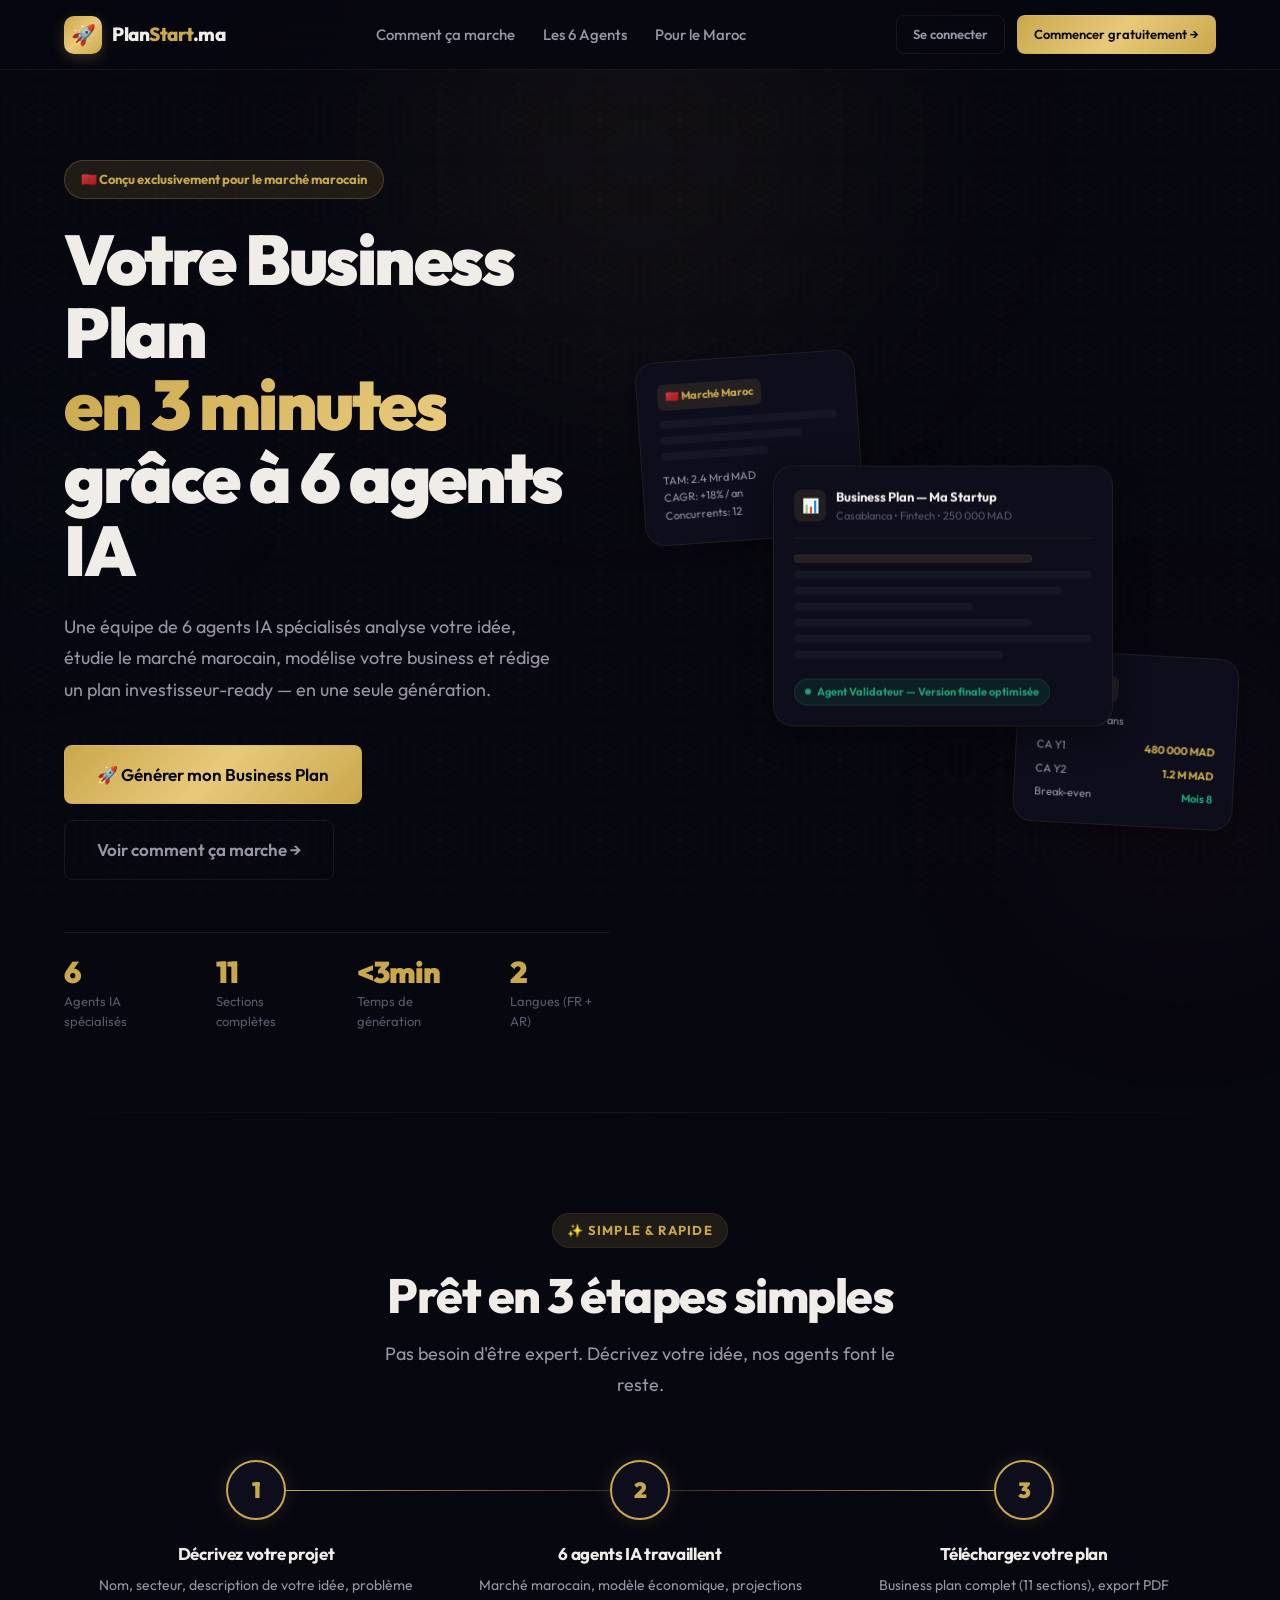
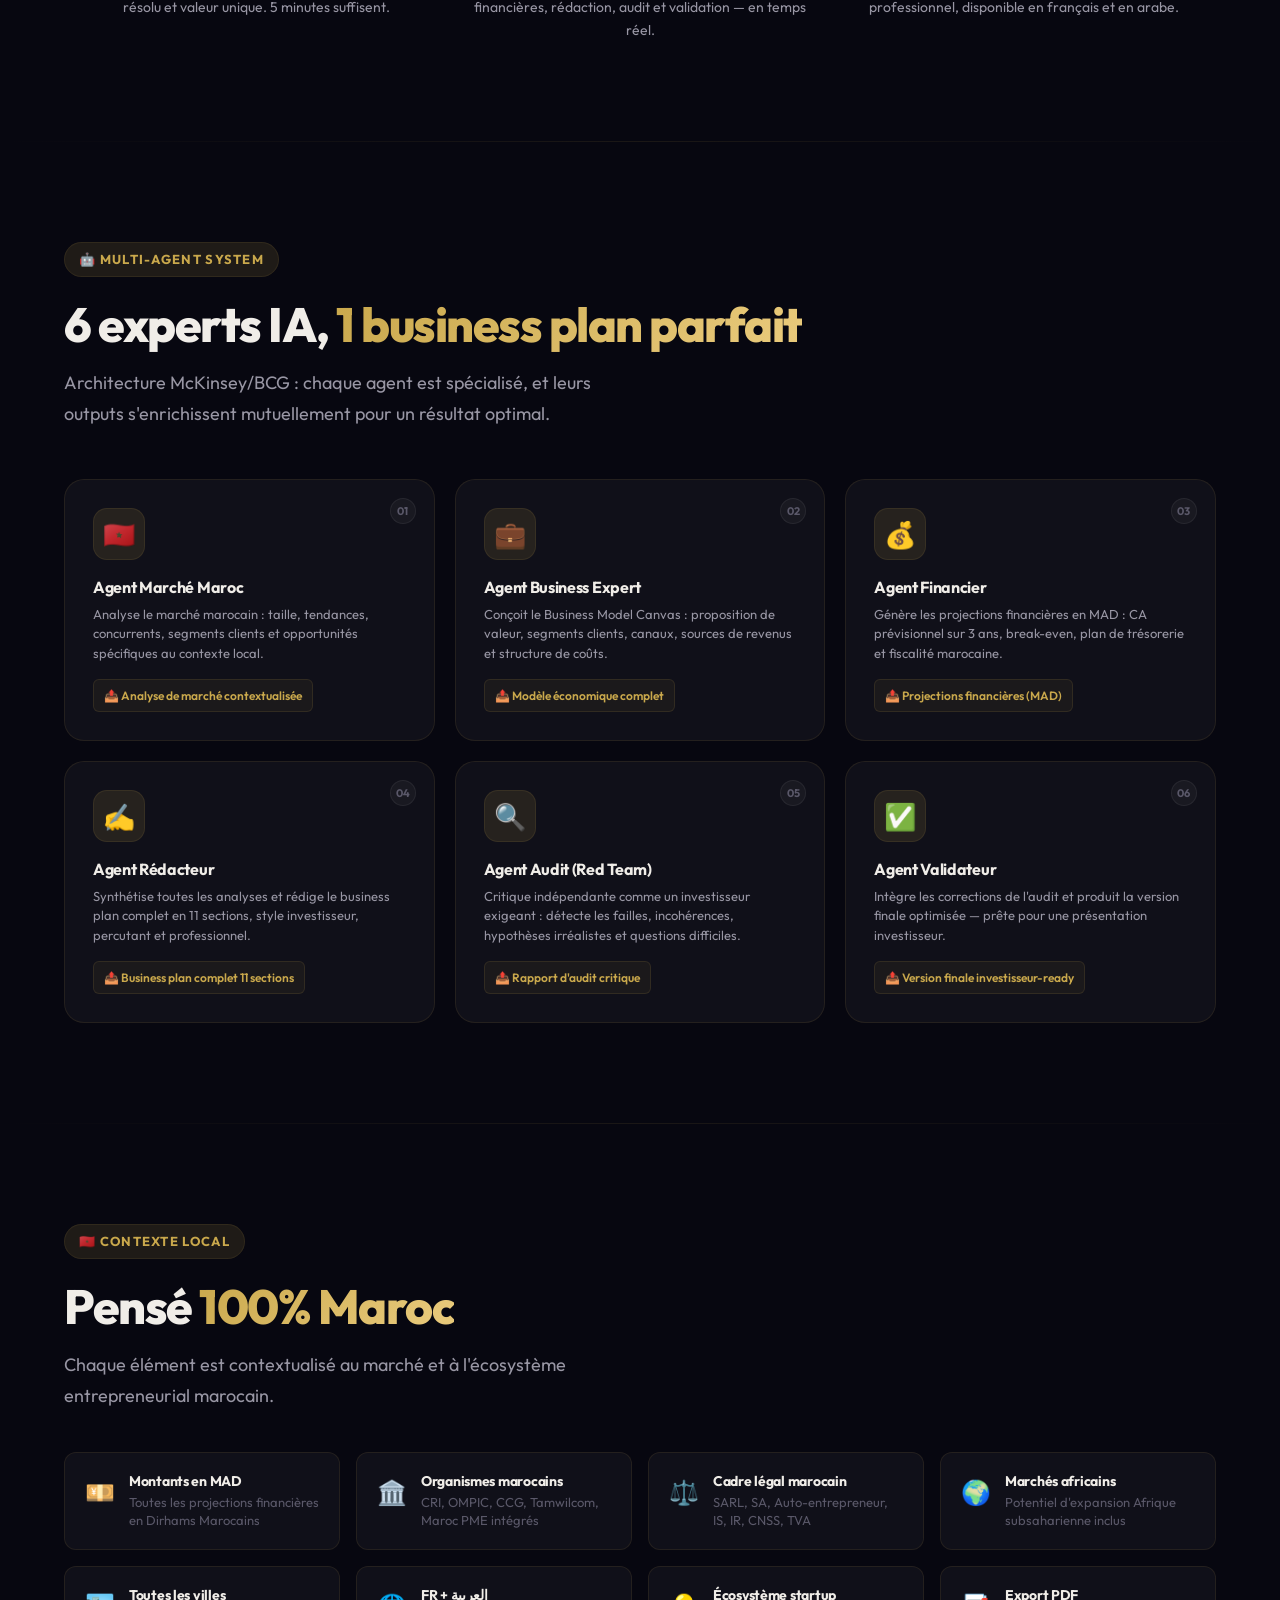
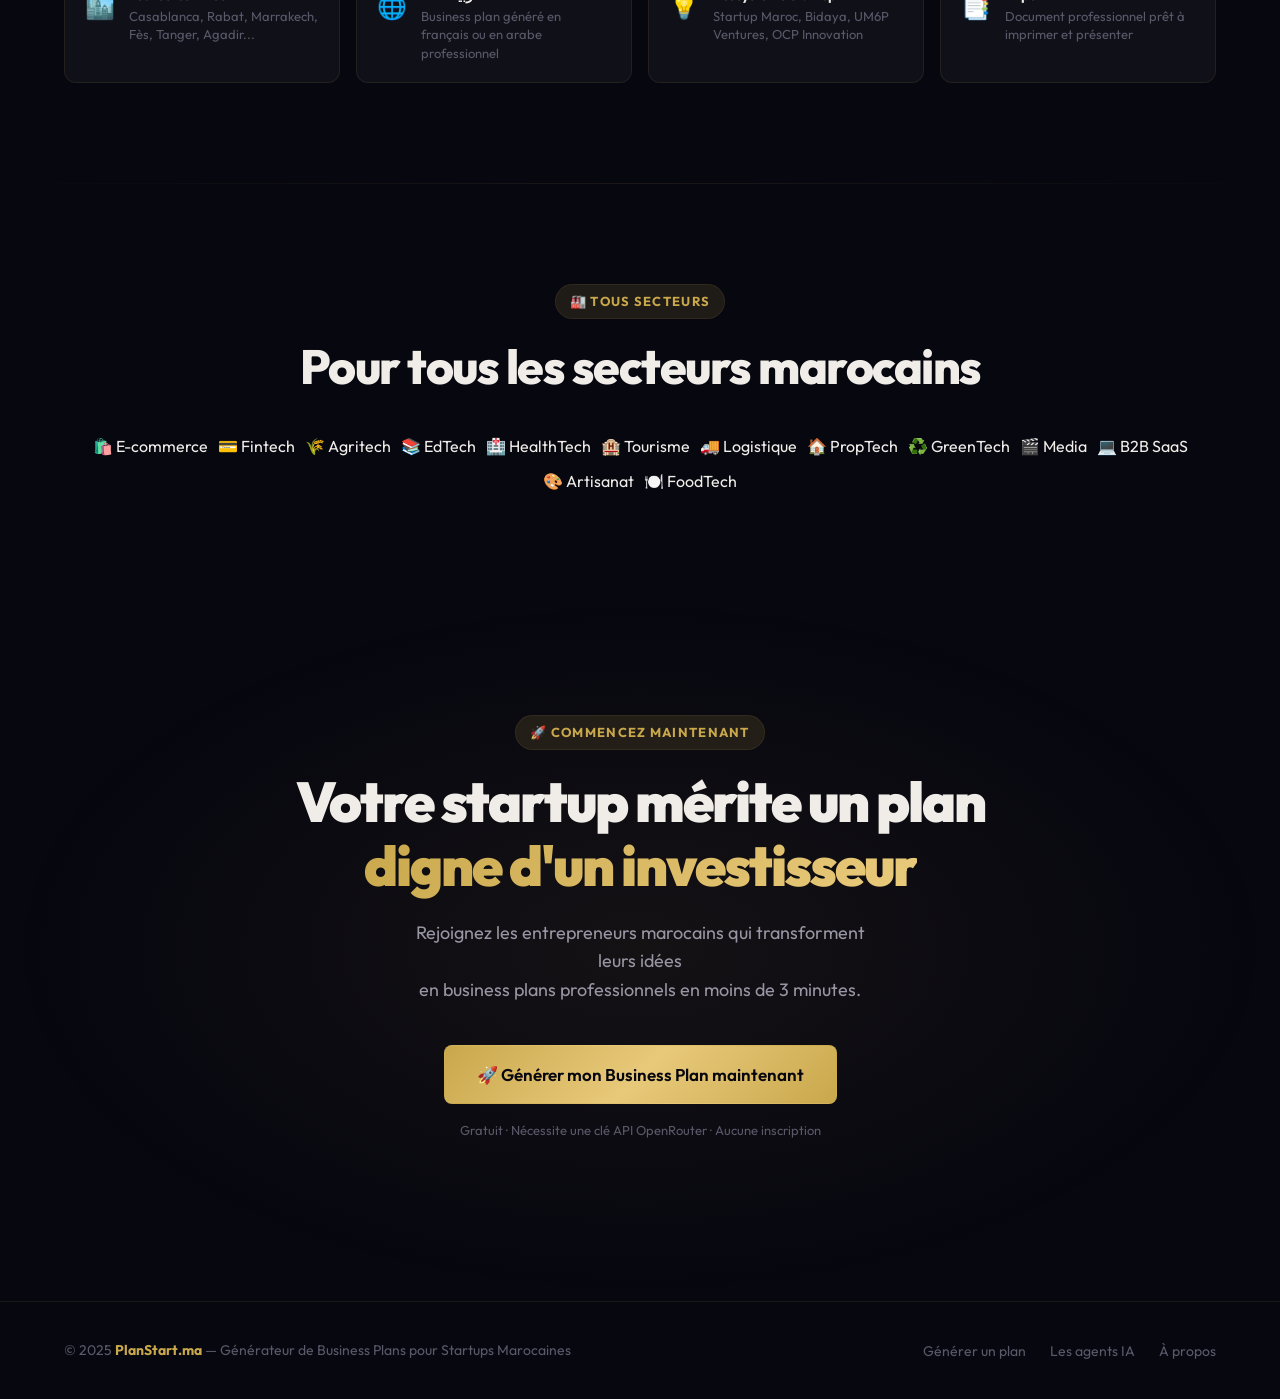
<file: index.html>
<!DOCTYPE html>
<html lang="fr">
<head>
  <meta charset="UTF-8">
  <meta name="viewport" content="width=device-width, initial-scale=1.0">
  <meta name="description" content="PlanStart.ma — Générez un business plan professionnel pour votre startup marocaine en moins de 3 minutes grâce à 6 agents IA spécialisés.">
  <meta name="keywords" content="business plan maroc, startup maroc, plan d'affaires, entrepreneur maroc, CRI, OMPIC">
  <meta property="og:title" content="PlanStart.ma — Business Plans pour Startups Marocaines">
  <meta property="og:description" content="6 agents IA génèrent votre business plan professionnel en moins de 3 minutes.">
  <title>PlanStart.ma — Générateur de Business Plans pour Startups Marocaines</title>
  <link rel="stylesheet" href="css/styles.css">
  <link rel="icon" type="image/svg+xml" href="data:image/svg+xml,<svg xmlns='http://www.w3.org/2000/svg' viewBox='0 0 100 100'><text y='.9em' font-size='90'>🚀</text></svg>">
</head>
<body>

<!-- Moroccan geometric pattern -->
<div class="moroccan-pattern" aria-hidden="true"></div>

<!-- ── NAVIGATION ──────────────────────────────────────────────── -->
<nav class="navbar" role="navigation" aria-label="Navigation principale">
  <div class="nav-inner">
    <a href="index.html" class="logo" aria-label="PlanStart.ma Accueil">
      <div class="logo-mark" aria-hidden="true">🚀</div>
      <div class="logo-wordmark">Plan<em>Start</em>.ma</div>
    </a>

    <ul class="nav-links">
      <li><a href="#agents">Comment ça marche</a></li>
      <li><a href="#agents">Les 6 Agents</a></li>
      <li><a href="#maroc">Pour le Maroc</a></li>
    </ul>

    <div class="nav-actions">
      <a href="app.html" class="btn btn-ghost btn-sm">Se connecter</a>
      <a href="app.html" class="btn btn-primary btn-sm" id="nav-cta">Commencer gratuitement →</a>
    </div>
  </div>
</nav>

<!-- ── HERO ────────────────────────────────────────────────────── -->
<section class="hero" aria-labelledby="hero-headline">
  <div class="orbs" aria-hidden="true">
    <div class="orb orb-1"></div>
    <div class="orb orb-2"></div>
    <div class="orb orb-3"></div>
  </div>

  <div class="container">
    <div class="hero-grid">
      <!-- Left Content -->
      <div class="hero-content">
        <div class="hero-badge" role="note">
          🇲🇦 Conçu exclusivement pour le marché marocain
        </div>

        <h1 id="hero-headline">
          Votre Business Plan<br>
          <span class="gradient-text">en 3 minutes</span><br>
          grâce à 6 agents IA
        </h1>

        <p class="hero-desc">
          Une équipe de 6 agents IA spécialisés analyse votre idée, étudie le marché marocain, modélise votre business et rédige un plan investisseur-ready — en une seule génération.
        </p>

        <div class="hero-actions">
          <a href="app.html" class="btn btn-primary btn-lg" id="hero-cta">
            🚀 Générer mon Business Plan
          </a>
          <a href="#how" class="btn btn-ghost btn-lg">
            Voir comment ça marche →
          </a>
        </div>

        <div class="hero-stats" role="list" aria-label="Statistiques">
          <div class="hero-stat" role="listitem">
            <div class="hero-stat-value">6</div>
            <div class="hero-stat-label">Agents IA spécialisés</div>
          </div>
          <div class="hero-stat" role="listitem">
            <div class="hero-stat-value">11</div>
            <div class="hero-stat-label">Sections complètes</div>
          </div>
          <div class="hero-stat" role="listitem">
            <div class="hero-stat-value">&lt;3min</div>
            <div class="hero-stat-label">Temps de génération</div>
          </div>
          <div class="hero-stat" role="listitem">
            <div class="hero-stat-value">2</div>
            <div class="hero-stat-label">Langues (FR + AR)</div>
          </div>
        </div>
      </div>

      <!-- Right Visual -->
      <div class="hero-visual" aria-hidden="true">
        <!-- Main floating card -->
        <div class="preview-card preview-main">
          <div class="preview-card-header">
            <div class="preview-card-icon">📊</div>
            <div>
              <div class="preview-card-title">Business Plan — Ma Startup</div>
              <div class="preview-card-sub">Casablanca • Fintech • 250 000 MAD</div>
            </div>
          </div>
          <div class="preview-line gold w-80"></div>
          <div class="preview-line w-full"></div>
          <div class="preview-line w-90"></div>
          <div class="preview-line w-60"></div>
          <div class="preview-line w-80"></div>
          <div class="preview-line w-full"></div>
          <div class="preview-line w-70" style="width:70%"></div>
          <div class="preview-agent-pill">
            <div class="preview-dot"></div>
            Agent Validateur — Version finale optimisée
          </div>
        </div>

        <!-- Left small card -->
        <div class="preview-card preview-side preview-left">
          <div class="preview-tag">🇲🇦 Marché Maroc</div>
          <div class="preview-line w-full"></div>
          <div class="preview-line w-80"></div>
          <div class="preview-line w-60"></div>
          <div style="margin-top:12px;font-size:11px;color:#9896A4;">
            TAM: 2.4 Mrd MAD<br>
            CAGR: +18% / an<br>
            Concurrents: 12
          </div>
        </div>

        <!-- Right small card -->
        <div class="preview-card preview-side preview-right">
          <div class="preview-tag">💰 Financier</div>
          <div style="font-size:11px;color:#9896A4;margin-bottom:10px;">Prévisionnel 3 ans</div>
          <div style="display:flex;flex-direction:column;gap:6px;">
            <div style="display:flex;justify-content:space-between;font-size:11px;">
              <span style="color:#9896A4">CA Y1</span>
              <span style="color:#C9A84C;font-weight:700">480 000 MAD</span>
            </div>
            <div style="display:flex;justify-content:space-between;font-size:11px;">
              <span style="color:#9896A4">CA Y2</span>
              <span style="color:#C9A84C;font-weight:700">1.2 M MAD</span>
            </div>
            <div style="display:flex;justify-content:space-between;font-size:11px;">
              <span style="color:#9896A4">Break-even</span>
              <span style="color:#1E9E75;font-weight:700">Mois 8</span>
            </div>
          </div>
        </div>
      </div>
    </div>
  </div>
</section>

<div class="divider"></div>

<!-- ── HOW IT WORKS ─────────────────────────────────────────────── -->
<section class="section section-center" id="how" aria-labelledby="how-title">
  <div class="container">
    <div class="label-chip">✨ Simple & Rapide</div>
    <h2 class="section-title" id="how-title">Prêt en 3 étapes simples</h2>
    <p class="section-subtitle">
      Pas besoin d'être expert. Décrivez votre idée, nos agents font le reste.
    </p>

    <div class="steps-row" role="list">
      <div class="step-item reveal" role="listitem">
        <div class="step-num" aria-hidden="true">1</div>
        <h3>Décrivez votre projet</h3>
        <p>Nom, secteur, description de votre idée, problème résolu et valeur unique. 5 minutes suffisent.</p>
      </div>
      <div class="step-item reveal reveal-delay-2" role="listitem">
        <div class="step-num" aria-hidden="true">2</div>
        <h3>6 agents IA travaillent</h3>
        <p>Marché marocain, modèle économique, projections financières, rédaction, audit et validation — en temps réel.</p>
      </div>
      <div class="step-item reveal reveal-delay-4" role="listitem">
        <div class="step-num" aria-hidden="true">3</div>
        <h3>Téléchargez votre plan</h3>
        <p>Business plan complet (11 sections), export PDF professionnel, disponible en français et en arabe.</p>
      </div>
    </div>
  </div>
</section>

<div class="divider"></div>

<!-- ── 6 AGENTS ─────────────────────────────────────────────────── -->
<section class="section" id="agents" aria-labelledby="agents-title">
  <div class="container">
    <div class="label-chip">🤖 Multi-Agent System</div>
    <h2 class="section-title" id="agents-title">
      6 experts IA, <span class="gradient-text">1 business plan parfait</span>
    </h2>
    <p class="section-subtitle">
      Architecture McKinsey/BCG : chaque agent est spécialisé, et leurs outputs s'enrichissent mutuellement pour un résultat optimal.
    </p>

    <div class="agents-showcase" role="list">

      <article class="agent-showcase-card reveal" role="listitem">
        <div class="agent-showcase-num">01</div>
        <div class="agent-showcase-icon">🇲🇦</div>
        <h3 class="agent-showcase-name">Agent Marché Maroc</h3>
        <p class="agent-showcase-desc">Analyse le marché marocain : taille, tendances, concurrents, segments clients et opportunités spécifiques au contexte local.</p>
        <div class="agent-output-badge">📤 Analyse de marché contextualisée</div>
      </article>

      <article class="agent-showcase-card reveal reveal-delay-1" role="listitem">
        <div class="agent-showcase-num">02</div>
        <div class="agent-showcase-icon">💼</div>
        <h3 class="agent-showcase-name">Agent Business Expert</h3>
        <p class="agent-showcase-desc">Conçoit le Business Model Canvas : proposition de valeur, segments clients, canaux, sources de revenus et structure de coûts.</p>
        <div class="agent-output-badge">📤 Modèle économique complet</div>
      </article>

      <article class="agent-showcase-card reveal reveal-delay-2" role="listitem">
        <div class="agent-showcase-num">03</div>
        <div class="agent-showcase-icon">💰</div>
        <h3 class="agent-showcase-name">Agent Financier</h3>
        <p class="agent-showcase-desc">Génère les projections financières en MAD : CA prévisionnel sur 3 ans, break-even, plan de trésorerie et fiscalité marocaine.</p>
        <div class="agent-output-badge">📤 Projections financières (MAD)</div>
      </article>

      <article class="agent-showcase-card reveal reveal-delay-1" role="listitem">
        <div class="agent-showcase-num">04</div>
        <div class="agent-showcase-icon">✍️</div>
        <h3 class="agent-showcase-name">Agent Rédacteur</h3>
        <p class="agent-showcase-desc">Synthétise toutes les analyses et rédige le business plan complet en 11 sections, style investisseur, percutant et professionnel.</p>
        <div class="agent-output-badge">📤 Business plan complet 11 sections</div>
      </article>

      <article class="agent-showcase-card reveal reveal-delay-2" role="listitem">
        <div class="agent-showcase-num">05</div>
        <div class="agent-showcase-icon">🔍</div>
        <h3 class="agent-showcase-name">Agent Audit (Red Team)</h3>
        <p class="agent-showcase-desc">Critique indépendante comme un investisseur exigeant : détecte les failles, incohérences, hypothèses irréalistes et questions difficiles.</p>
        <div class="agent-output-badge">📤 Rapport d'audit critique</div>
      </article>

      <article class="agent-showcase-card reveal reveal-delay-3" role="listitem">
        <div class="agent-showcase-num">06</div>
        <div class="agent-showcase-icon">✅</div>
        <h3 class="agent-showcase-name">Agent Validateur</h3>
        <p class="agent-showcase-desc">Intègre les corrections de l'audit et produit la version finale optimisée — prête pour une présentation investisseur.</p>
        <div class="agent-output-badge">📤 Version finale investisseur-ready</div>
      </article>

    </div>
  </div>
</section>

<div class="divider"></div>

<!-- ── POUR LE MAROC ─────────────────────────────────────────────── -->
<section class="section" id="maroc" aria-labelledby="maroc-title">
  <div class="container">
    <div class="label-chip">🇲🇦 Contexte Local</div>
    <h2 class="section-title" id="maroc-title">
      Pensé <span class="gradient-text">100% Maroc</span>
    </h2>
    <p class="section-subtitle">
      Chaque élément est contextualisé au marché et à l'écosystème entrepreneurial marocain.
    </p>

    <div class="morocco-features reveal" role="list">

      <div class="morocco-feat" role="listitem">
        <div class="morocco-feat-icon">💴</div>
        <div class="morocco-feat-body">
          <h4>Montants en MAD</h4>
          <p>Toutes les projections financières en Dirhams Marocains</p>
        </div>
      </div>

      <div class="morocco-feat" role="listitem">
        <div class="morocco-feat-icon">🏛️</div>
        <div class="morocco-feat-body">
          <h4>Organismes marocains</h4>
          <p>CRI, OMPIC, CCG, Tamwilcom, Maroc PME intégrés</p>
        </div>
      </div>

      <div class="morocco-feat" role="listitem">
        <div class="morocco-feat-icon">⚖️</div>
        <div class="morocco-feat-body">
          <h4>Cadre légal marocain</h4>
          <p>SARL, SA, Auto-entrepreneur, IS, IR, CNSS, TVA</p>
        </div>
      </div>

      <div class="morocco-feat" role="listitem">
        <div class="morocco-feat-icon">🌍</div>
        <div class="morocco-feat-body">
          <h4>Marchés africains</h4>
          <p>Potentiel d'expansion Afrique subsaharienne inclus</p>
        </div>
      </div>

      <div class="morocco-feat" role="listitem">
        <div class="morocco-feat-icon">🏙️</div>
        <div class="morocco-feat-body">
          <h4>Toutes les villes</h4>
          <p>Casablanca, Rabat, Marrakech, Fès, Tanger, Agadir...</p>
        </div>
      </div>

      <div class="morocco-feat" role="listitem">
        <div class="morocco-feat-icon">🌐</div>
        <div class="morocco-feat-body">
          <h4>FR + العربية</h4>
          <p>Business plan généré en français ou en arabe professionnel</p>
        </div>
      </div>

      <div class="morocco-feat" role="listitem">
        <div class="morocco-feat-icon">💡</div>
        <div class="morocco-feat-body">
          <h4>Écosystème startup</h4>
          <p>Startup Maroc, Bidaya, UM6P Ventures, OCP Innovation</p>
        </div>
      </div>

      <div class="morocco-feat" role="listitem">
        <div class="morocco-feat-icon">📑</div>
        <div class="morocco-feat-body">
          <h4>Export PDF</h4>
          <p>Document professionnel prêt à imprimer et présenter</p>
        </div>
      </div>

    </div>
  </div>
</section>

<div class="divider"></div>

<!-- ── SECTORS ───────────────────────────────────────────────────── -->
<section class="section section-center" aria-labelledby="sectors-title">
  <div class="container">
    <div class="label-chip">🏭 Tous Secteurs</div>
    <h2 class="section-title" id="sectors-title">Pour tous les secteurs marocains</h2>

    <div style="display:flex;flex-wrap:wrap;gap:10px;justify-content:center;margin-top:40px;" role="list">
      <span class="empty-feat-tag" role="listitem">🛍️ E-commerce</span>
      <span class="empty-feat-tag" role="listitem">💳 Fintech</span>
      <span class="empty-feat-tag" role="listitem">🌾 Agritech</span>
      <span class="empty-feat-tag" role="listitem">📚 EdTech</span>
      <span class="empty-feat-tag" role="listitem">🏥 HealthTech</span>
      <span class="empty-feat-tag" role="listitem">🏨 Tourisme</span>
      <span class="empty-feat-tag" role="listitem">🚚 Logistique</span>
      <span class="empty-feat-tag" role="listitem">🏠 PropTech</span>
      <span class="empty-feat-tag" role="listitem">♻️ GreenTech</span>
      <span class="empty-feat-tag" role="listitem">🎬 Media</span>
      <span class="empty-feat-tag" role="listitem">💻 B2B SaaS</span>
      <span class="empty-feat-tag" role="listitem">🎨 Artisanat</span>
      <span class="empty-feat-tag" role="listitem">🍽️ FoodTech</span>
    </div>
  </div>
</section>

<!-- ── CTA ───────────────────────────────────────────────────────── -->
<section class="cta-section" aria-labelledby="cta-title">
  <div class="cta-glow" aria-hidden="true"></div>
  <div class="container" style="position:relative;z-index:1;">
    <div class="label-chip">🚀 Commencez maintenant</div>
    <h2 id="cta-title">
      Votre startup mérite un plan<br>
      <span class="gradient-text">digne d'un investisseur</span>
    </h2>
    <p>
      Rejoignez les entrepreneurs marocains qui transforment leurs idées<br>
      en business plans professionnels en moins de 3 minutes.
    </p>
    <a href="app.html" class="btn btn-primary btn-lg" id="cta-main-btn">
      🚀 Générer mon Business Plan maintenant
    </a>
    <p style="margin-top:16px;font-size:13px;color:var(--text-muted);">
      Gratuit · Nécessite une clé API OpenRouter · Aucune inscription
    </p>
  </div>
</section>

<!-- ── FOOTER ────────────────────────────────────────────────────── -->
<footer class="site-footer" role="contentinfo">
  <div class="container">
    <div class="footer-inner">
      <div class="footer-copy">
        © 2025 <strong style="color:var(--gold)">PlanStart.ma</strong> — Générateur de Business Plans pour Startups Marocaines
      </div>
      <ul class="footer-links">
        <li><a href="app.html">Générer un plan</a></li>
        <li><a href="#agents">Les agents IA</a></li>
        <li><a href="#maroc">À propos</a></li>
      </ul>
    </div>
  </div>
</footer>

<!-- ── SCRIPTS ───────────────────────────────────────────────────── -->
<script>
  // Scroll reveal for landing page
  const observer = new IntersectionObserver((entries) => {
    entries.forEach(e => {
      if (e.isIntersecting) {
        e.target.classList.add('visible');
        observer.unobserve(e.target);
      }
    });
  }, { threshold: 0.12 });

  document.querySelectorAll('.reveal').forEach(el => observer.observe(el));

  // Navbar scroll effect
  window.addEventListener('scroll', () => {
    const nav = document.querySelector('.navbar');
    if (window.scrollY > 50) {
      nav.style.boxShadow = '0 4px 30px rgba(0,0,0,0.4)';
    } else {
      nav.style.boxShadow = 'none';
    }
  });
</script>
</body>
</html>
</file>
<file: css/styles.css>
/* ================================================================
   PLANSTART.MA — GLOBAL STYLES
   Design: Moroccan Luxury Dark Theme
   ================================================================ */

@import url('https://fonts.googleapis.com/css2?family=Outfit:wght@300;400;500;600;700;800;900&family=Inter:wght@300;400;500;600&family=Tajawal:wght@300;400;500;700;800&display=swap');

/* ── CSS VARIABLES ─────────────────────────────────────────────── */
:root {
  /* Brand Colors */
  --gold:          #C9A84C;
  --gold-light:    #E8C97A;
  --gold-dark:     #A67C30;
  --gold-glow:     rgba(201, 168, 76, 0.12);
  --gold-glow-md:  rgba(201, 168, 76, 0.20);
  --red:           #C1272D;
  --green:         #1E9E75;
  --green-dark:    #1B8F6B;

  /* Backgrounds */
  --bg-primary:    #070710;
  --bg-secondary:  #0D0D1B;
  --bg-tertiary:   #121225;
  --bg-card:       rgba(255, 255, 255, 0.04);
  --bg-card-hover: rgba(255, 255, 255, 0.07);

  /* Borders */
  --border:        rgba(201, 168, 76, 0.10);
  --border-hover:  rgba(201, 168, 76, 0.28);
  --border-active: rgba(201, 168, 76, 0.55);
  --border-subtle: rgba(255, 255, 255, 0.06);

  /* Text */
  --text-primary:  #F0EDE8;
  --text-secondary:#9896A4;
  --text-muted:    #5A5869;

  /* Gradients */
  --gradient-gold: linear-gradient(135deg, #C9A84C 0%, #E8C97A 50%, #C9A84C 100%);
  --gradient-hero: radial-gradient(ellipse at 50% 0%, rgba(201,168,76,0.11) 0%, transparent 65%);

  /* Fonts */
  --font-display:  'Outfit', sans-serif;
  --font-body:     'Inter', sans-serif;
  --font-arabic:   'Tajawal', sans-serif;

  /* Layout */
  --nav-height:    70px;
  --max-width:     1200px;

  /* Radii */
  --r-sm: 8px;
  --r-md: 12px;
  --r-lg: 20px;
  --r-xl: 32px;

  /* Shadows */
  --shadow-gold: 0 0 40px rgba(201, 168, 76, 0.15);
  --shadow-card: 0 8px 32px rgba(0, 0, 0, 0.4);

  /* Transitions */
  --t-fast:   all 0.2s ease;
  --t-normal: all 0.3s ease;
  --t-slow:   all 0.5s ease;
}

/* ── RESET ──────────────────────────────────────────────────────── */
*, *::before, *::after { box-sizing: border-box; margin: 0; padding: 0; }
html { scroll-behavior: smooth; -webkit-text-size-adjust: 100%; }

body {
  font-family: var(--font-display);
  background: var(--bg-primary);
  color: var(--text-primary);
  line-height: 1.6;
  overflow-x: hidden;
  min-height: 100vh;
}

body.lang-ar {
  font-family: var(--font-arabic);
  direction: rtl;
}

img, video { max-width: 100%; display: block; }
a { color: inherit; text-decoration: none; }
button { cursor: pointer; font-family: inherit; }
input, textarea, select { font-family: inherit; }

/* ── SCROLLBAR ──────────────────────────────────────────────────── */
::-webkit-scrollbar { width: 5px; }
::-webkit-scrollbar-track { background: var(--bg-secondary); }
::-webkit-scrollbar-thumb { background: var(--gold-dark); border-radius: 10px; }
::-webkit-scrollbar-thumb:hover { background: var(--gold); }

/* ── SELECTION ──────────────────────────────────────────────────── */
::selection { background: var(--gold-glow-md); color: var(--gold-light); }

/* ── TYPOGRAPHY ─────────────────────────────────────────────────── */
h1, h2, h3, h4, h5, h6 {
  font-family: var(--font-display);
  font-weight: 700;
  line-height: 1.15;
  letter-spacing: -0.02em;
}

.gradient-text {
  background: var(--gradient-gold);
  background-size: 200% auto;
  -webkit-background-clip: text;
  -webkit-text-fill-color: transparent;
  background-clip: text;
  animation: shimmer 4s linear infinite;
}

@keyframes shimmer {
  0% { background-position: 0% center; }
  100% { background-position: 200% center; }
}

/* ── LAYOUT UTILITIES ───────────────────────────────────────────── */
.container {
  max-width: var(--max-width);
  margin: 0 auto;
  padding: 0 24px;
}

.section {
  padding: 100px 0;
  position: relative;
}

.section-center { text-align: center; }

.grid-2 { display: grid; grid-template-columns: repeat(2, 1fr); gap: 24px; }
.grid-3 { display: grid; grid-template-columns: repeat(3, 1fr); gap: 20px; }
.grid-4 { display: grid; grid-template-columns: repeat(4, 1fr); gap: 16px; }

/* ── MOROCCAN BACKGROUND PATTERN ────────────────────────────────── */
.moroccan-pattern {
  position: fixed;
  inset: 0;
  pointer-events: none;
  z-index: 0;
  opacity: 1;
  background-image: url("data:image/svg+xml,%3Csvg xmlns='http://www.w3.org/2000/svg' width='80' height='80'%3E%3Cg fill='none' stroke='rgba(201,168,76,0.04)' stroke-width='0.8'%3E%3Cpolygon points='40,4 76,20 76,60 40,76 4,60 4,20'/%3E%3Cpolygon points='40,14 66,26 66,54 40,66 14,54 14,26'/%3E%3Cpolygon points='40,24 56,32 56,48 40,56 24,48 24,32'/%3E%3Cline x1='40' y1='4' x2='40' y2='76'/%3E%3Cline x1='4' y1='40' x2='76' y2='40'/%3E%3Cline x1='4' y1='20' x2='76' y2='60'/%3E%3Cline x1='4' y1='60' x2='76' y2='20'/%3E%3C/g%3E%3C/svg%3E");
}

/* ── GRADIENT ORBS ──────────────────────────────────────────────── */
.orbs {
  position: absolute;
  inset: 0;
  pointer-events: none;
  overflow: hidden;
}
.orb {
  position: absolute;
  border-radius: 50%;
  filter: blur(100px);
  pointer-events: none;
  animation: float-slow 12s ease-in-out infinite;
}
.orb-1 {
  width: 700px; height: 700px;
  background: radial-gradient(circle, rgba(201,168,76,0.08), transparent 70%);
  top: -200px; left: 50%; transform: translateX(-50%);
}
.orb-2 {
  width: 400px; height: 400px;
  background: radial-gradient(circle, rgba(193,39,45,0.06), transparent 70%);
  bottom: 100px; right: -100px;
  animation-delay: -4s;
}
.orb-3 {
  width: 300px; height: 300px;
  background: radial-gradient(circle, rgba(30,158,117,0.06), transparent 70%);
  top: 30%; left: -100px;
  animation-delay: -8s;
}

@keyframes float-slow {
  0%, 100% { transform: translateY(0) scale(1); }
  50% { transform: translateY(-30px) scale(1.04); }
}

/* ── NAVIGATION ─────────────────────────────────────────────────── */
.navbar {
  position: fixed;
  top: 0; left: 0; right: 0;
  z-index: 1000;
  height: var(--nav-height);
  background: rgba(7, 7, 16, 0.88);
  backdrop-filter: blur(24px);
  -webkit-backdrop-filter: blur(24px);
  border-bottom: 1px solid var(--border);
}

.nav-inner {
  max-width: var(--max-width);
  margin: 0 auto;
  padding: 0 24px;
  height: 100%;
  display: flex;
  align-items: center;
  justify-content: space-between;
  gap: 24px;
}

.logo {
  display: flex;
  align-items: center;
  gap: 10px;
  flex-shrink: 0;
}

.logo-mark {
  width: 38px; height: 38px;
  background: var(--gradient-gold);
  border-radius: 10px;
  display: flex;
  align-items: center;
  justify-content: center;
  font-size: 20px;
  box-shadow: 0 4px 14px rgba(201, 168, 76, 0.25);
  transition: var(--t-normal);
}

.logo:hover .logo-mark {
  box-shadow: 0 6px 20px rgba(201, 168, 76, 0.4);
  transform: rotate(5deg);
}

.logo-wordmark {
  font-size: 19px;
  font-weight: 800;
  letter-spacing: -0.5px;
}

.logo-wordmark em {
  font-style: normal;
  color: var(--gold);
}

.nav-links {
  display: flex;
  align-items: center;
  gap: 28px;
  list-style: none;
}

.nav-links a {
  font-size: 15px;
  font-weight: 500;
  color: var(--text-secondary);
  transition: var(--t-fast);
  position: relative;
}

.nav-links a::after {
  content: '';
  position: absolute;
  bottom: -4px; left: 0; right: 0;
  height: 1px;
  background: var(--gold);
  transform: scaleX(0);
  transition: transform 0.2s ease;
}

.nav-links a:hover { color: var(--text-primary); }
.nav-links a:hover::after { transform: scaleX(1); }

.nav-actions {
  display: flex;
  align-items: center;
  gap: 12px;
}

/* ── BUTTONS ────────────────────────────────────────────────────── */
.btn {
  display: inline-flex;
  align-items: center;
  justify-content: center;
  gap: 8px;
  padding: 11px 22px;
  border-radius: var(--r-sm);
  font-size: 15px;
  font-weight: 600;
  font-family: var(--font-display);
  transition: var(--t-normal);
  border: 1px solid transparent;
  white-space: nowrap;
  text-decoration: none;
}

.btn-primary {
  background: var(--gradient-gold);
  color: #07070F;
  border-color: transparent;
}

.btn-primary:hover {
  transform: translateY(-2px);
  box-shadow: 0 8px 28px rgba(201, 168, 76, 0.4);
}

.btn-primary:active { transform: translateY(0); }

.btn-ghost {
  background: transparent;
  color: var(--text-secondary);
  border-color: var(--border);
}

.btn-ghost:hover {
  color: var(--text-primary);
  border-color: var(--border-hover);
  background: var(--bg-card);
}

.btn-outline-gold {
  background: transparent;
  color: var(--gold);
  border-color: var(--border);
}

.btn-outline-gold:hover {
  border-color: var(--gold);
  background: var(--gold-glow);
}

.btn-lg { padding: 15px 32px; font-size: 17px; }
.btn-sm { padding: 8px 16px; font-size: 13px; }
.btn-icon { padding: 10px; width: 40px; height: 40px; }

/* ── SECTION LABELS ─────────────────────────────────────────────── */
.label-chip {
  display: inline-flex;
  align-items: center;
  gap: 8px;
  color: var(--gold);
  font-size: 13px;
  font-weight: 700;
  letter-spacing: 0.1em;
  text-transform: uppercase;
  padding: 6px 14px;
  background: var(--gold-glow);
  border: 1px solid var(--border);
  border-radius: 100px;
  margin-bottom: 20px;
}

.section-title {
  font-size: clamp(28px, 4vw, 48px);
  font-weight: 800;
  margin-bottom: 16px;
  letter-spacing: -1.5px;
}

.section-subtitle {
  font-size: 18px;
  color: var(--text-secondary);
  line-height: 1.7;
  max-width: 560px;
}

.section-center .section-subtitle { margin: 0 auto; }

/* ── HERO SECTION ───────────────────────────────────────────────── */
.hero {
  min-height: 100vh;
  padding-top: calc(var(--nav-height) + 90px);
  padding-bottom: 80px;
  display: flex;
  align-items: center;
  position: relative;
  overflow: hidden;
}

.hero-grid {
  display: grid;
  grid-template-columns: 1fr 1fr;
  gap: 60px;
  align-items: center;
}

.hero-badge {
  display: inline-flex;
  align-items: center;
  gap: 8px;
  background: var(--gold-glow);
  border: 1px solid rgba(201, 168, 76, 0.25);
  border-radius: 100px;
  padding: 8px 16px;
  font-size: 13px;
  color: var(--gold);
  font-weight: 700;
  margin-bottom: 24px;
  animation: fadeInDown 0.6s ease;
}

.hero h1 {
  font-size: clamp(38px, 5.5vw, 70px);
  font-weight: 900;
  letter-spacing: -2.5px;
  line-height: 1.04;
  margin-bottom: 24px;
  animation: fadeInUp 0.7s ease 0.1s both;
}

.hero-desc {
  font-size: 18px;
  color: var(--text-secondary);
  max-width: 500px;
  margin-bottom: 40px;
  line-height: 1.75;
  animation: fadeInUp 0.7s ease 0.2s both;
}

.hero-actions {
  display: flex;
  align-items: center;
  gap: 16px;
  flex-wrap: wrap;
  margin-bottom: 52px;
  animation: fadeInUp 0.7s ease 0.3s both;
}

.hero-stats {
  display: flex;
  align-items: center;
  gap: 36px;
  animation: fadeInUp 0.7s ease 0.4s both;
  padding-top: 24px;
  border-top: 1px solid var(--border);
}

.hero-stat {}
.hero-stat-value {
  font-size: 30px;
  font-weight: 900;
  color: var(--gold);
  line-height: 1;
  letter-spacing: -1px;
}
.hero-stat-label {
  font-size: 13px;
  color: var(--text-muted);
  margin-top: 4px;
}

/* ── HERO VISUAL (Floating Preview Cards) ───────────────────────── */
.hero-visual {
  position: relative;
  height: 520px;
  animation: fadeInRight 0.8s ease 0.3s both;
}

.preview-card {
  position: absolute;
  background: var(--bg-secondary);
  border: 1px solid var(--border);
  border-radius: var(--r-lg);
  padding: 20px;
  box-shadow: var(--shadow-card);
  backdrop-filter: blur(12px);
}

.preview-main {
  width: 340px;
  top: 50%;
  left: 50%;
  transform: translate(-50%, -50%);
  z-index: 3;
  animation: float1 6s ease-in-out infinite;
}

.preview-card-header {
  display: flex;
  align-items: center;
  gap: 10px;
  margin-bottom: 16px;
  padding-bottom: 12px;
  border-bottom: 1px solid var(--border);
}

.preview-card-icon {
  width: 32px; height: 32px;
  background: var(--gold-glow);
  border-radius: 8px;
  display: flex;
  align-items: center;
  justify-content: center;
  font-size: 14px;
}

.preview-card-title {
  font-size: 13px;
  font-weight: 700;
}

.preview-card-sub {
  font-size: 11px;
  color: var(--text-muted);
}

.preview-line {
  height: 8px;
  border-radius: 4px;
  background: var(--bg-card);
  margin-bottom: 8px;
}

.preview-line.gold { background: var(--gold-glow); border: 1px solid var(--border); }
.preview-line.w-full { width: 100%; }
.preview-line.w-80 { width: 80%; }
.preview-line.w-60 { width: 60%; }
.preview-line.w-90 { width: 90%; }

.preview-agent-pill {
  display: inline-flex;
  align-items: center;
  gap: 6px;
  background: rgba(30,158,117,0.12);
  border: 1px solid rgba(30,158,117,0.2);
  border-radius: 100px;
  padding: 4px 10px;
  font-size: 11px;
  color: var(--green);
  font-weight: 700;
  margin-top: 12px;
}

.preview-dot {
  width: 6px; height: 6px;
  border-radius: 50%;
  background: var(--green);
  animation: pulse-dot 1.5s ease-in-out infinite;
}

.preview-side {
  width: 220px;
  z-index: 2;
}

.preview-left {
  top: 20px;
  left: -30px;
  animation: float2 7s ease-in-out infinite;
  transform: rotate(-4deg);
}

.preview-right {
  bottom: 30px;
  right: -20px;
  animation: float3 8s ease-in-out infinite;
  transform: rotate(3deg);
}

.preview-tag {
  display: inline-flex;
  align-items: center;
  gap: 6px;
  font-size: 11px;
  font-weight: 700;
  color: var(--gold);
  background: var(--gold-glow);
  border-radius: 6px;
  padding: 4px 8px;
  margin-bottom: 10px;
}

@keyframes float1 {
  0%, 100% { transform: translate(-50%, -50%) translateY(0); }
  50% { transform: translate(-50%, -50%) translateY(-14px); }
}
@keyframes float2 {
  0%, 100% { transform: rotate(-4deg) translateY(0); }
  50% { transform: rotate(-4deg) translateY(-18px); }
}
@keyframes float3 {
  0%, 100% { transform: rotate(3deg) translateY(0); }
  50% { transform: rotate(3deg) translateY(-10px); }
}

/* ── STEPS SECTION ──────────────────────────────────────────────── */
.steps-row {
  display: flex;
  gap: 0;
  margin-top: 60px;
  position: relative;
}

.steps-row::before {
  content: '';
  position: absolute;
  top: 30px;
  left: calc(16% + 28px);
  right: calc(16% + 28px);
  height: 1px;
  background: linear-gradient(to right, var(--gold), rgba(201,168,76,0.2), var(--gold));
}

.step-item {
  flex: 1;
  text-align: center;
  padding: 0 20px;
  position: relative;
}

.step-num {
  width: 60px; height: 60px;
  border-radius: 50%;
  background: var(--bg-secondary);
  border: 2px solid var(--gold);
  display: flex;
  align-items: center;
  justify-content: center;
  font-size: 22px;
  font-weight: 900;
  color: var(--gold);
  margin: 0 auto 24px;
  position: relative;
  z-index: 1;
  transition: var(--t-normal);
  box-shadow: 0 0 20px rgba(201,168,76,0.15);
}

.step-item:hover .step-num {
  background: var(--gold-glow);
  box-shadow: 0 0 30px rgba(201,168,76,0.3);
  transform: scale(1.05);
}

.step-item h3 {
  font-size: 17px;
  font-weight: 700;
  margin-bottom: 10px;
}

.step-item p {
  font-size: 14px;
  color: var(--text-secondary);
  line-height: 1.6;
}

/* ── AGENTS GRID ────────────────────────────────────────────────── */
.agents-showcase {
  display: grid;
  grid-template-columns: repeat(3, 1fr);
  gap: 20px;
  margin-top: 50px;
}

.agent-showcase-card {
  background: var(--bg-card);
  border: 1px solid var(--border);
  border-radius: var(--r-lg);
  padding: 28px;
  position: relative;
  overflow: hidden;
  transition: var(--t-normal);
  cursor: default;
}

.agent-showcase-card::before {
  content: '';
  position: absolute;
  top: 0; left: 0; right: 0;
  height: 2px;
  background: var(--gradient-gold);
  transform: scaleX(0);
  transform-origin: left;
  transition: transform 0.4s ease;
}

.agent-showcase-card:hover {
  border-color: var(--border-hover);
  transform: translateY(-6px);
  box-shadow: var(--shadow-card);
}

.agent-showcase-card:hover::before {
  transform: scaleX(1);
}

.agent-showcase-num {
  position: absolute;
  top: 18px; right: 18px;
  font-size: 11px;
  font-weight: 700;
  color: var(--text-muted);
  background: var(--bg-card);
  border: 1px solid var(--border-subtle);
  width: 26px; height: 26px;
  border-radius: 50%;
  display: flex;
  align-items: center;
  justify-content: center;
}

.agent-showcase-icon {
  width: 52px; height: 52px;
  background: var(--gold-glow);
  border: 1px solid var(--border);
  border-radius: 14px;
  display: flex;
  align-items: center;
  justify-content: center;
  font-size: 26px;
  margin-bottom: 18px;
}

.agent-showcase-name {
  font-size: 16px;
  font-weight: 700;
  margin-bottom: 8px;
}

.agent-showcase-desc {
  font-size: 13px;
  color: var(--text-secondary);
  line-height: 1.5;
  margin-bottom: 16px;
}

.agent-output-badge {
  display: inline-flex;
  align-items: center;
  gap: 6px;
  background: rgba(201,168,76,0.06);
  border: 1px solid rgba(201,168,76,0.12);
  border-radius: 6px;
  padding: 6px 10px;
  font-size: 12px;
  color: var(--gold);
  font-weight: 600;
}

/* ── MOROCCO FEATURES ───────────────────────────────────────────── */
.morocco-features {
  display: grid;
  grid-template-columns: repeat(auto-fit, minmax(220px, 1fr));
  gap: 16px;
  margin-top: 40px;
}

.morocco-feat {
  display: flex;
  align-items: flex-start;
  gap: 14px;
  padding: 20px;
  background: var(--bg-card);
  border: 1px solid var(--border);
  border-radius: var(--r-md);
  transition: var(--t-normal);
}

.morocco-feat:hover {
  border-color: var(--border-hover);
  background: var(--bg-card-hover);
}

.morocco-feat-icon { font-size: 24px; flex-shrink: 0; }

.morocco-feat-body h4 {
  font-size: 14px;
  font-weight: 700;
  margin-bottom: 4px;
}

.morocco-feat-body p {
  font-size: 13px;
  color: var(--text-muted);
  line-height: 1.4;
}

/* ── CTA SECTION ────────────────────────────────────────────────── */
.cta-section {
  text-align: center;
  position: relative;
  padding: 120px 0;
}

.cta-glow {
  position: absolute;
  inset: 0;
  background: radial-gradient(ellipse at 50% 50%, rgba(201,168,76,0.07) 0%, transparent 70%);
  pointer-events: none;
}

.cta-section h2 {
  font-size: clamp(32px, 5vw, 56px);
  font-weight: 900;
  letter-spacing: -2px;
  margin-bottom: 20px;
}

.cta-section p {
  font-size: 18px;
  color: var(--text-secondary);
  max-width: 480px;
  margin: 0 auto 40px;
}

/* ── FOOTER ─────────────────────────────────────────────────────── */
.site-footer {
  border-top: 1px solid var(--border);
  padding: 36px 0;
}

.footer-inner {
  display: flex;
  align-items: center;
  justify-content: space-between;
  flex-wrap: wrap;
  gap: 16px;
}

.footer-copy {
  font-size: 14px;
  color: var(--text-muted);
}

.footer-links {
  display: flex;
  gap: 24px;
  list-style: none;
}

.footer-links a {
  font-size: 14px;
  color: var(--text-muted);
  transition: var(--t-fast);
}

.footer-links a:hover { color: var(--gold); }

/* ── ANIMATIONS ─────────────────────────────────────────────────── */
@keyframes fadeInUp {
  from { opacity: 0; transform: translateY(24px); }
  to   { opacity: 1; transform: translateY(0); }
}

@keyframes fadeInDown {
  from { opacity: 0; transform: translateY(-16px); }
  to   { opacity: 1; transform: translateY(0); }
}

@keyframes fadeInRight {
  from { opacity: 0; transform: translateX(24px); }
  to   { opacity: 1; transform: translateX(0); }
}

@keyframes spin {
  to { transform: rotate(360deg); }
}

@keyframes pulse-dot {
  0%, 100% { opacity: 1; transform: scale(1); }
  50%       { opacity: 0.4; transform: scale(0.7); }
}

@keyframes pulse-glow {
  0%, 100% { box-shadow: 0 0 20px rgba(201,168,76,0.2); }
  50%       { box-shadow: 0 0 40px rgba(201,168,76,0.4); }
}

/* Reveal on scroll */
.reveal {
  opacity: 0;
  transform: translateY(28px);
  transition: opacity 0.65s ease, transform 0.65s ease;
}

.reveal.visible {
  opacity: 1;
  transform: translateY(0);
}

.reveal-delay-1 { transition-delay: 0.10s; }
.reveal-delay-2 { transition-delay: 0.20s; }
.reveal-delay-3 { transition-delay: 0.30s; }
.reveal-delay-4 { transition-delay: 0.40s; }
.reveal-delay-5 { transition-delay: 0.50s; }

/* ── DIVIDER ────────────────────────────────────────────────────── */
.divider {
  height: 1px;
  background: linear-gradient(to right, transparent, var(--border), transparent);
  margin: 0;
}

/* ── RESPONSIVE ─────────────────────────────────────────────────── */
@media (max-width: 1100px) {
  .hero-grid { grid-template-columns: 1fr; }
  .hero-visual { display: none; }
  .agents-showcase { grid-template-columns: repeat(2, 1fr); }
  .steps-row::before { display: none; }
}

@media (max-width: 768px) {
  .section { padding: 70px 0; }
  .container { padding: 0 16px; }
  .agents-showcase { grid-template-columns: 1fr; }
  .steps-row { flex-direction: column; align-items: center; gap: 32px; }
  .step-item { max-width: 300px; }
  .nav-links { display: none; }
  .hero h1 { font-size: 36px; letter-spacing: -1.5px; }
  .hero-stats { gap: 24px; }
  .grid-2, .grid-3, .grid-4 { grid-template-columns: 1fr; }
  .footer-inner { flex-direction: column; text-align: center; }
}
</file>
